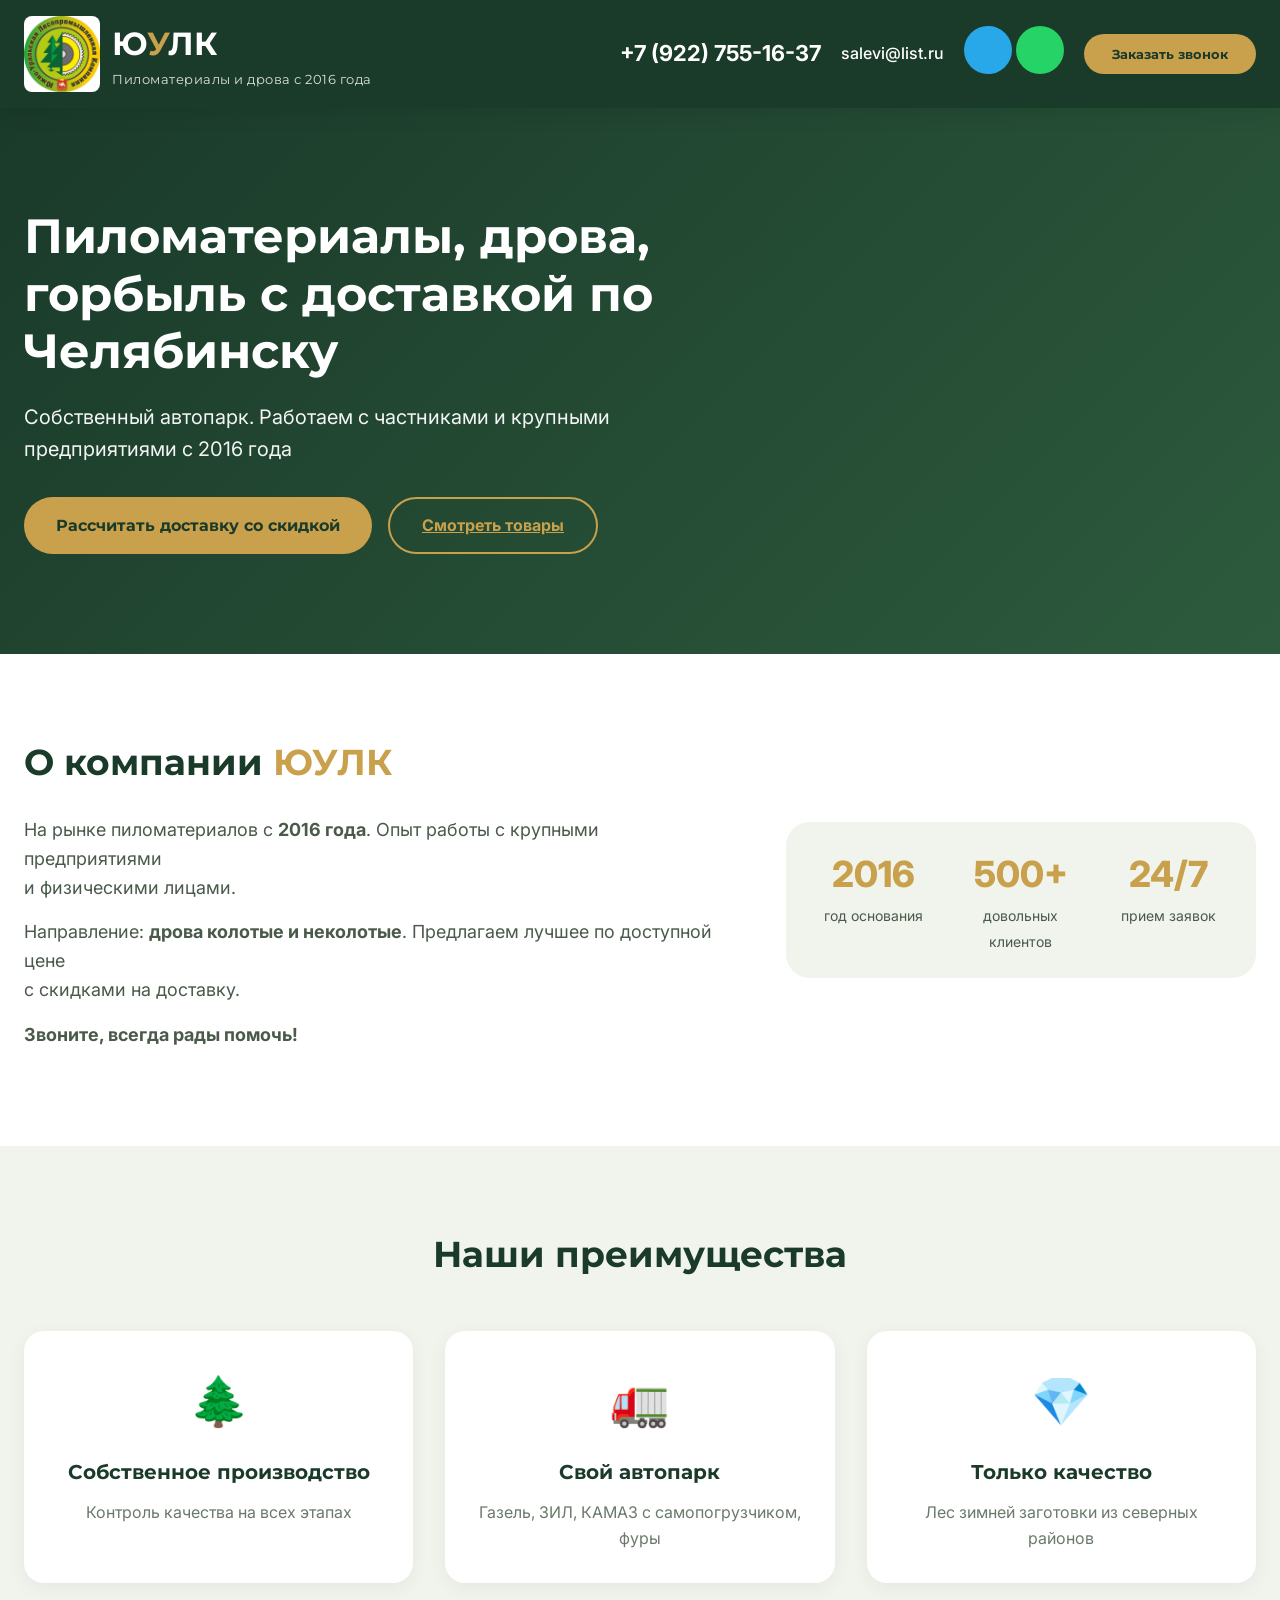
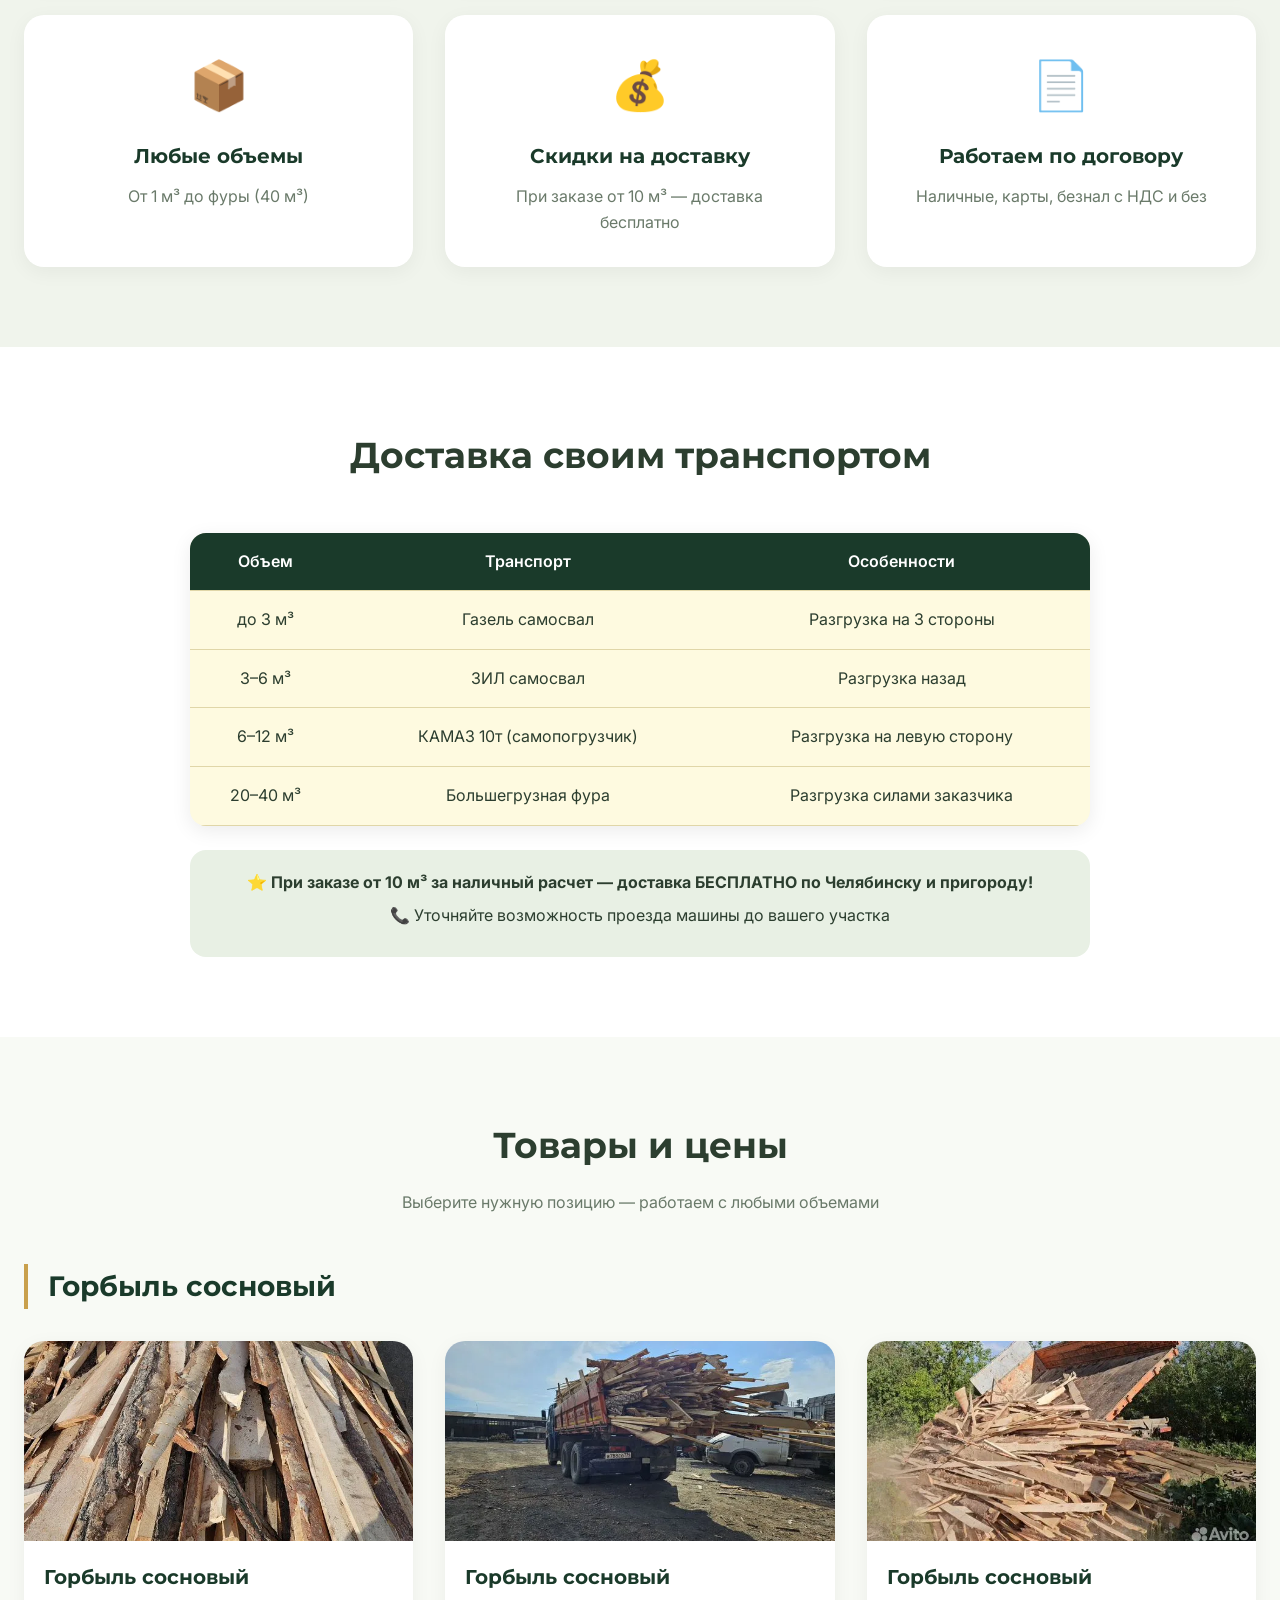
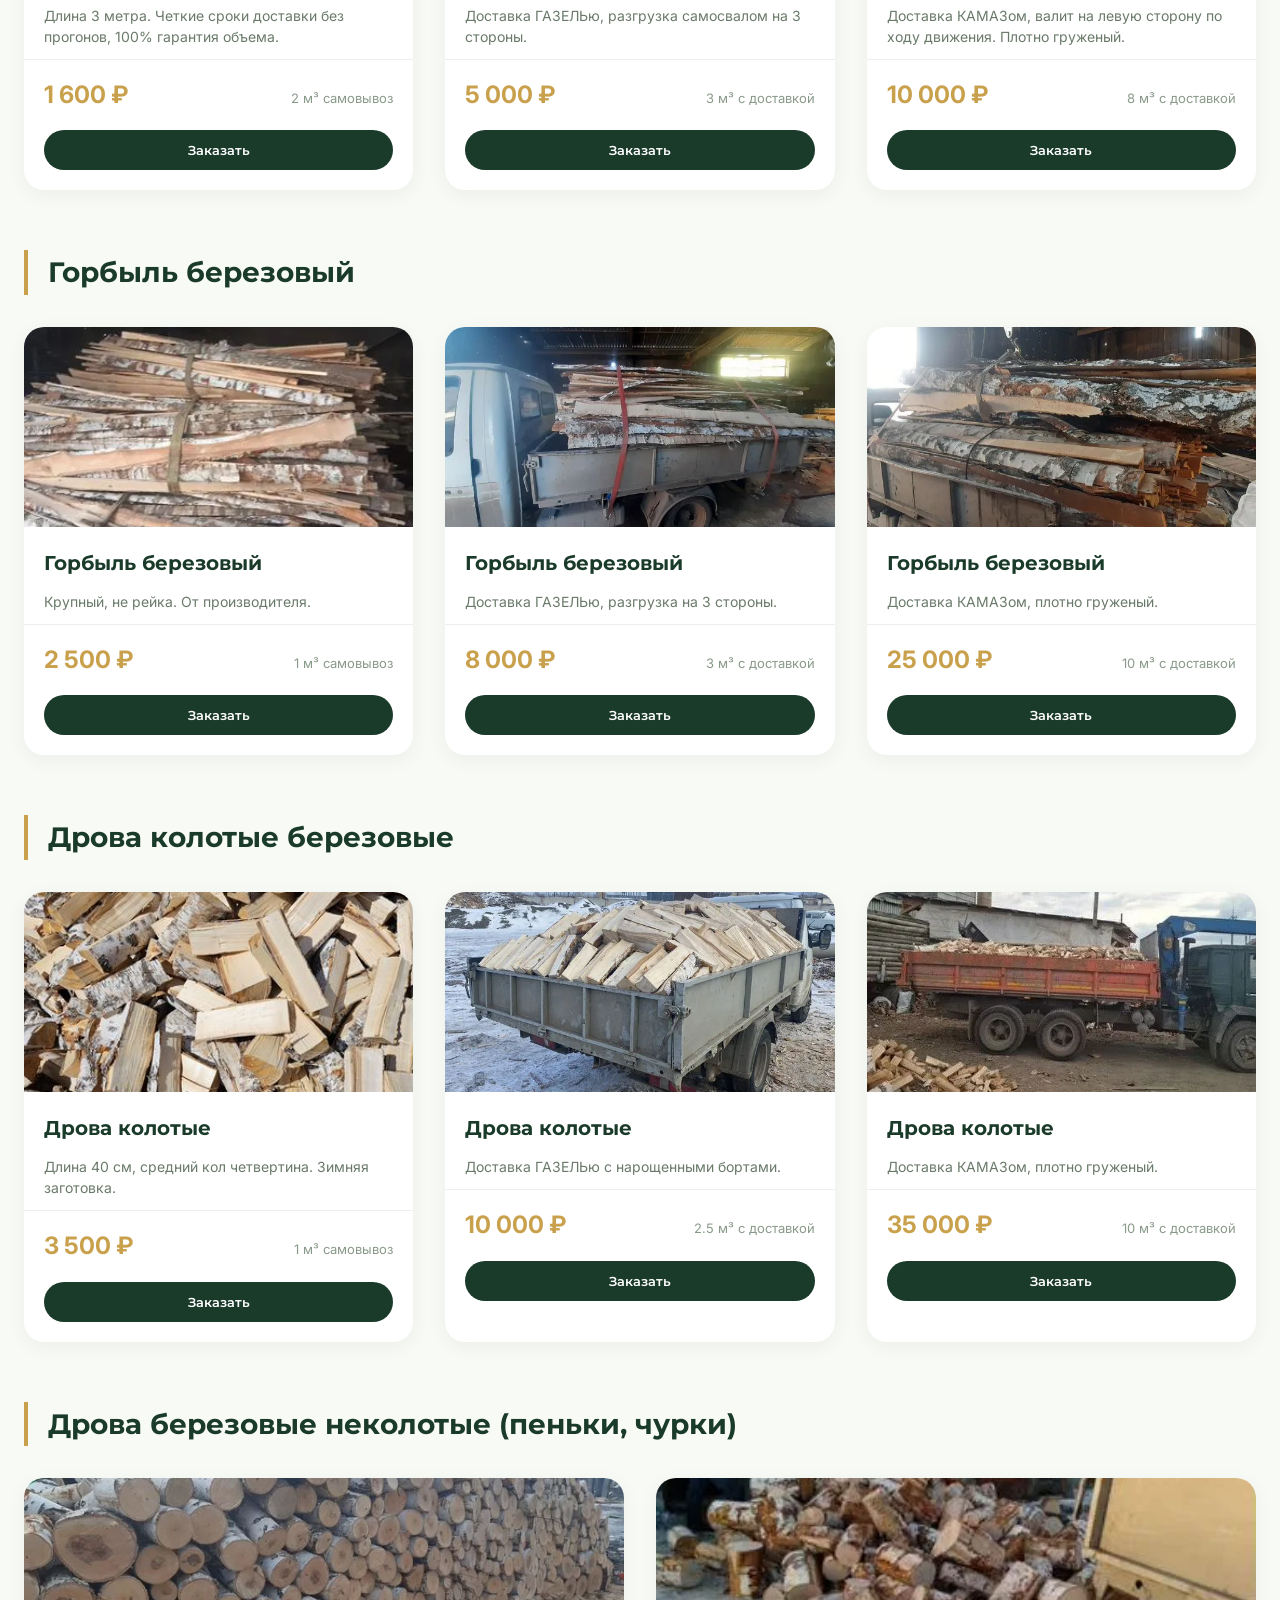
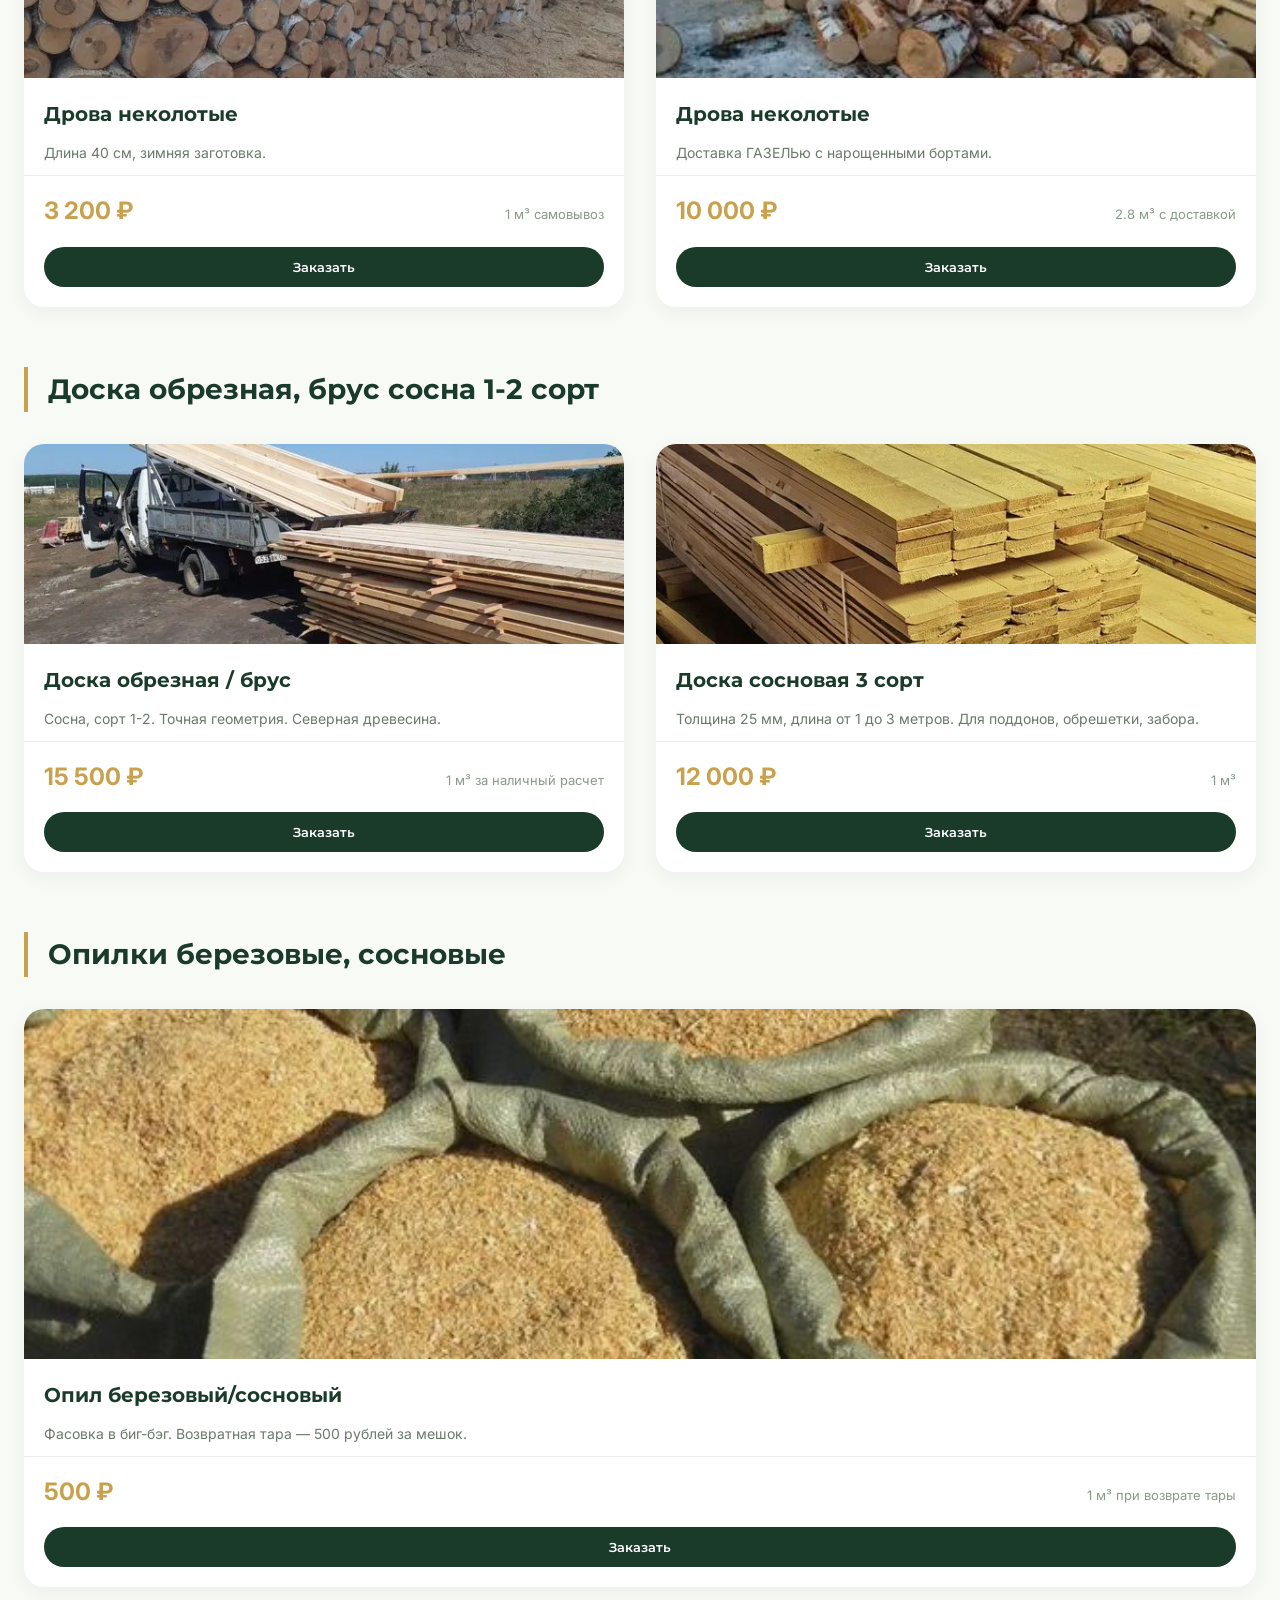
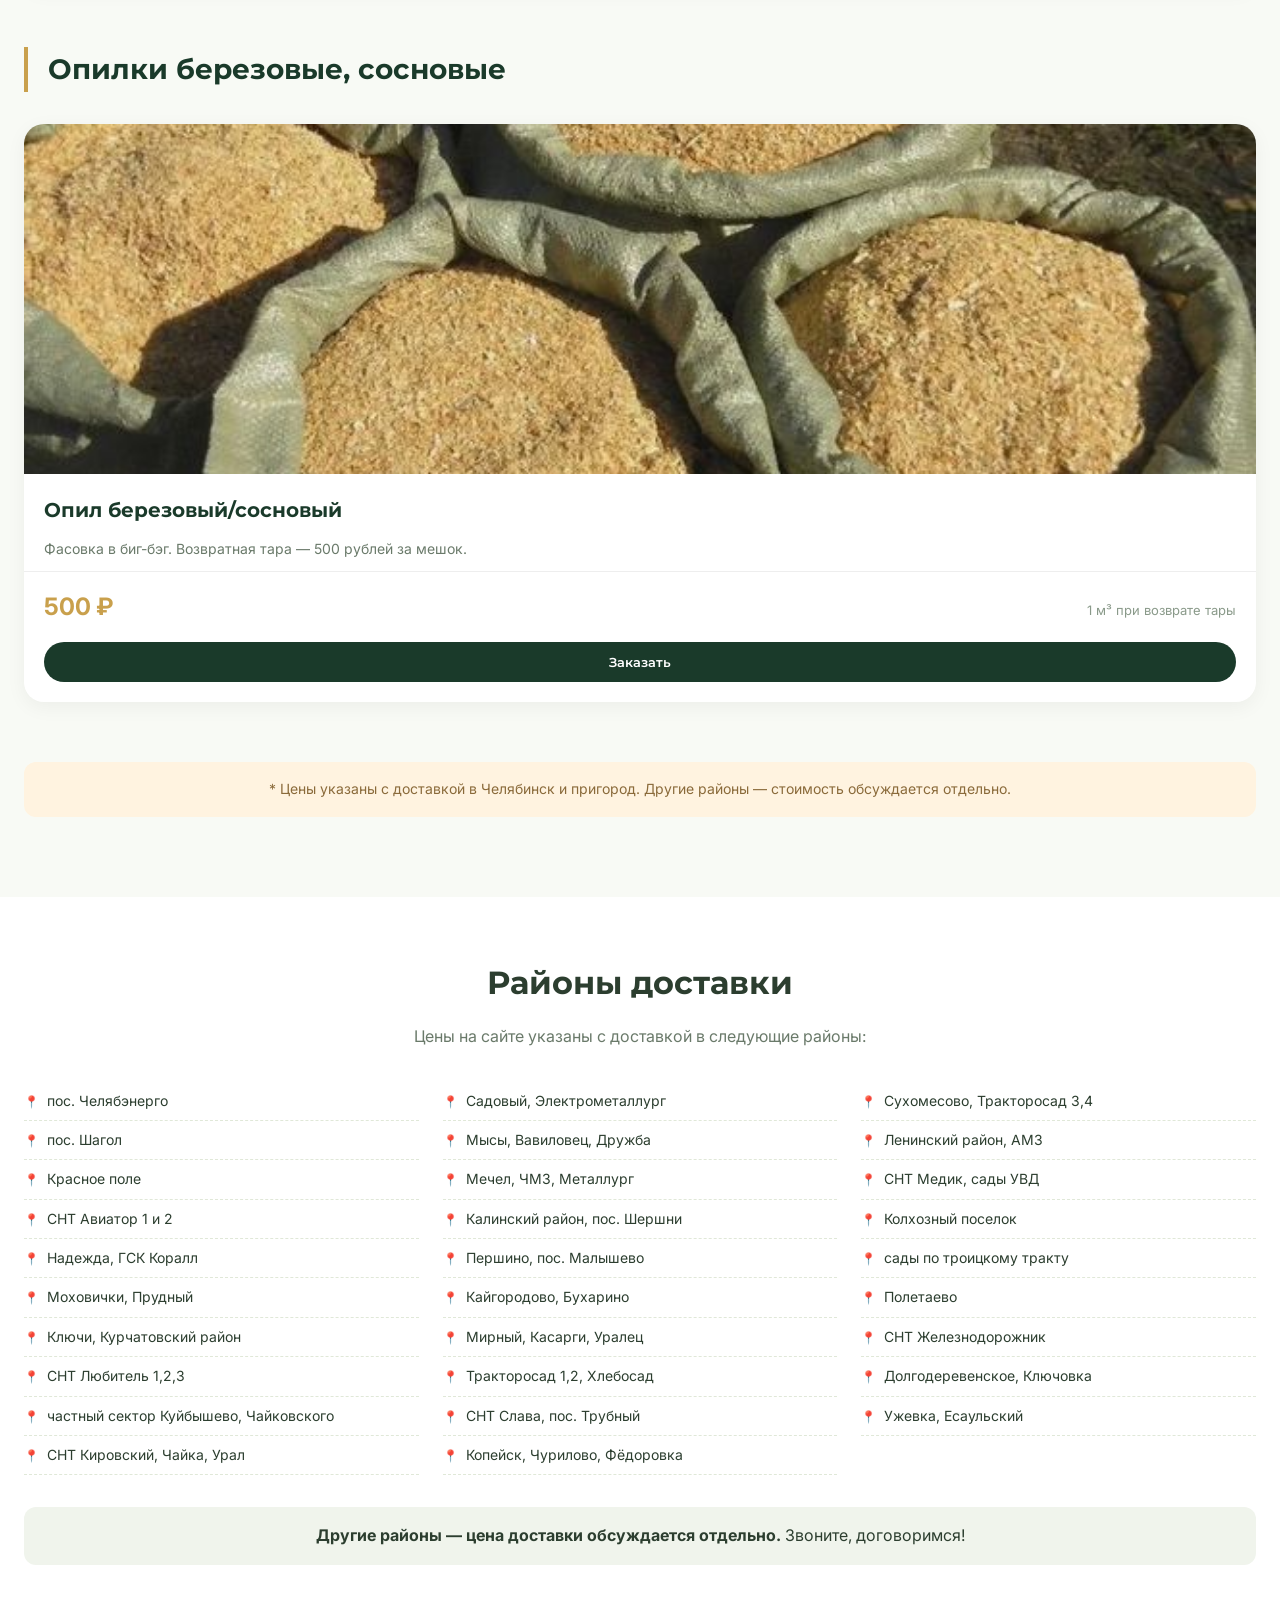
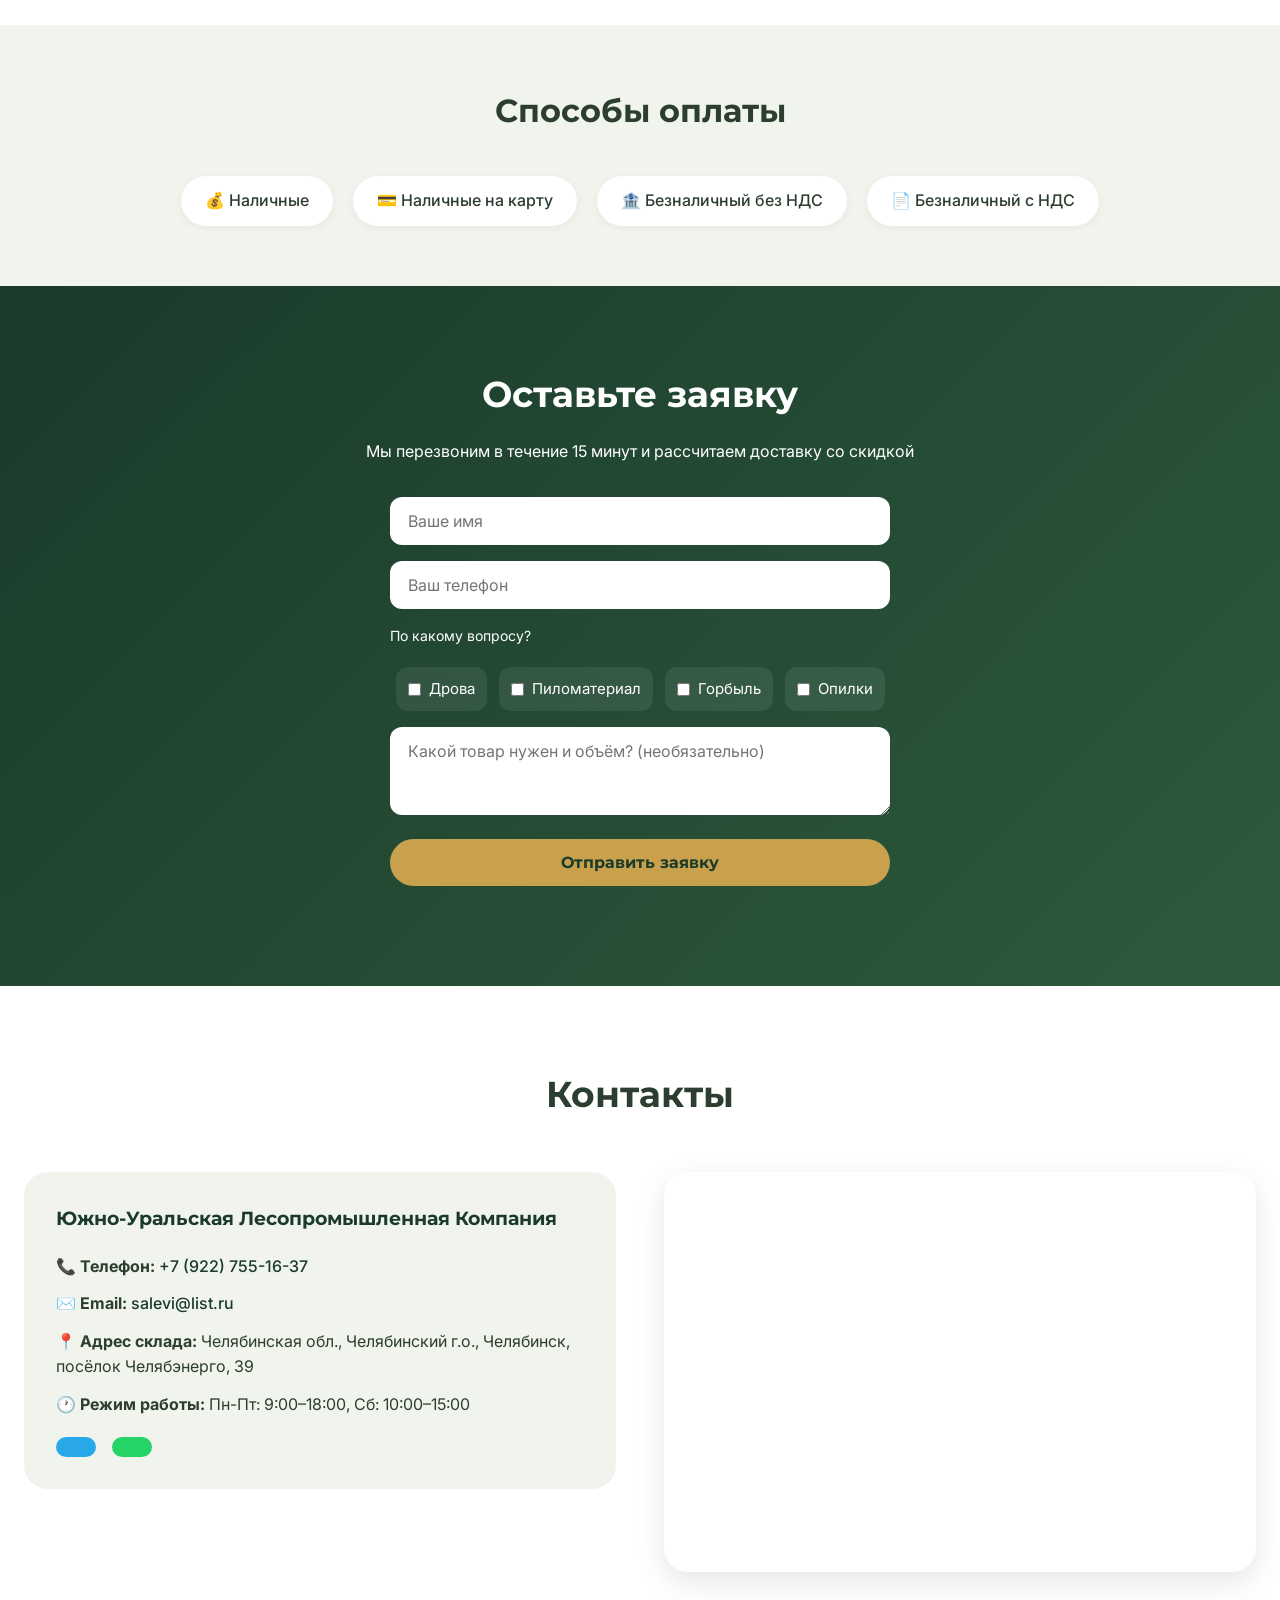
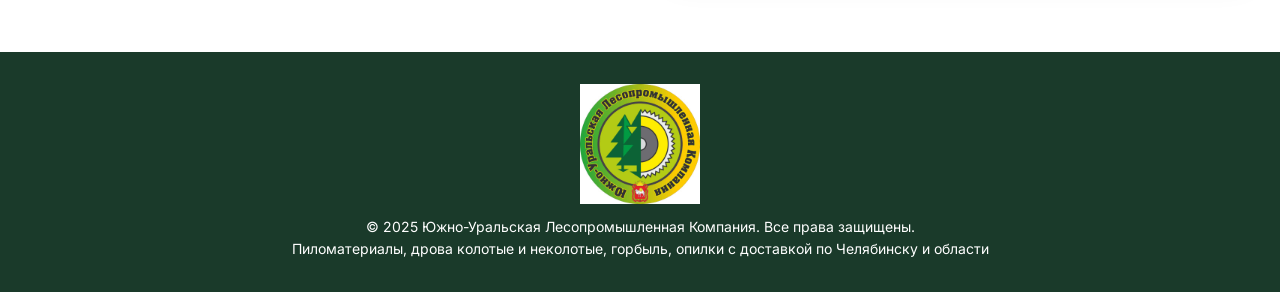
<file: index.html>
<!DOCTYPE html>
<html lang="ru">
<head>
    <meta charset="UTF-8">
    <meta name="viewport" content="width=device-width, initial-scale=1.0, viewport-fit=cover">
    
    <!-- SEO мета-теги -->
    <title>ЮУЛК | Пиломатериалы, дрова, горбыль, опилки с доставкой Челябинск</title>
    <meta name="description" content="Пиломатериалы, дрова колотые и неколотые, горбыль сосновый и березовый, опилки. Доставка по Челябинску и области. Собственный автопарк. Работаем с 2007 года.">
    <meta name="keywords" content="пиломатериалы челябинск, дрова челябинск, горбыль, доска обрезная, брус, опилки, доставка пиломатериалов">
    <meta name="author" content="Южно-Уральская Лесопромышленная Компания">
    <meta name="robots" content="index, follow">
    
    <!-- Open Graph для соцсетей -->
    <meta property="og:title" content="ЮУЛК | Пиломатериалы и дрова с доставкой">
    <meta property="og:description" content="Качественные пиломатериалы, дрова, горбыль. Доставка по Челябинску и области. Свои машины с самопогрузчиком.">
    <meta property="og:type" content="website">
    <meta property="og:url" content="https://uulk74.ru">
    <meta property="og:image" content="https://uulk74.ru/img/og-image.jpg">
    
    <!-- Canonical -->
    <link rel="canonical" href="https://uulk74.ru">
    
    <!-- Favicon -->
    <link rel="icon" type="image/x-icon" href="img/logo.jpg">
    
    <!-- Шрифты -->
    <link href="https://fonts.googleapis.com/css2?family=Inter:opsz,wght@14..32,300;14..32,400;14..32,500;14..32,600;14..32,700&family=Montserrat:wght@400;500;600;700&display=swap" rel="stylesheet">
    
    <!-- CSS -->
    <link rel="stylesheet" href="style.css">
    
    <!-- Schema.org разметка -->
    <script type="application/ld+json">
    {
        "@context": "https://schema.org",
        "@type": "LocalBusiness",
        "name": "Южно-Уральская Лесопромышленная Компания",
        "image": "https://uulk74.ru/logo.jpg",
        "address": {
            "@type": "PostalAddress",
            "addressLocality": "Челябинск",
            "addressRegion": "Челябинская область",
            "addressCountry": "RU"
        },
        "telephone": "+79227551637",
        "priceRange": "₽500-₽35000",
        "openingHours": "Пн-Пт 09:00-18:00, Сб 10:00-15:00",
        "description": "Производство и продажа пиломатериалов, дров, горбыля, опилок с доставкой по Челябинску и области"
    }
    </script>
</head>
<body>

    <!-- Шапка -->
    <header class="header">
        <div class="container">
            <div class="header-content">
                <div class="logo">
                    <img src="img/logo.jpg" alt="ЮУЛК" class="site-logo">
                    <div class="logo-text">
                        <h1>Ю<span>У</span>ЛК</h1>
                        <p>Пиломатериалы и дрова с 2016 года</p>
                    </div>
                </div>
                <div class="header-contacts">
                    <a href="tel:+79227551637" class="phone">+7 (922) 755-16-37</a>
                    <a href="mailto:salevi@list.ru" class="email">salevi@list.ru</a>
                    <div class="messengers">
                        <a href="https://t.me/yuulk" target="_blank" class="messenger-link tg" aria-label="Telegram"></a>
                        <a href="https://wa.me/79227551637" target="_blank" class="messenger-link max" aria-label="WhatsApp"></a>
                    </div>
                    <button class="callback-btn" id="openFormBtn">Заказать звонок</button>
                </div>
            </div>
        </div>
    </header>

    <main>
        <!-- Герой секция -->
        <section class="hero">
            <div class="container">
                <div class="hero-content">
                    <h1>Пиломатериалы, дрова, горбыль с доставкой по Челябинску</h1>
                    <p>Собственный автопарк. Работаем с частниками и крупными предприятиями с 2016 года</p>
                    <div class="hero-buttons">
                        <button class="hero-btn" id="heroFormBtn">Рассчитать доставку со скидкой</button>
                        <a href="#products" class="hero-btn secondary">Смотреть товары</a>
                    </div>
                </div>
            </div>
        </section>

        <!-- О компании -->
        <section class="about">
            <div class="container">
                <div class="about-grid">
                    <div class="about-text">
                        <h2>О компании <span class="accent">ЮУЛК</span></h2>
                        <p>На рынке пиломатериалов с <strong>2016 года</strong>. Опыт работы с крупными предприятиями <br>и физическими лицами.</p>
                        <p>Направление: <strong>дрова колотые и неколотые</strong>. Предлагаем лучшее по доступной цене <br>с скидками на доставку.</p>
                        <p><strong>Звоните, всегда рады помочь!</strong></p>
                    </div>
                    <div class="about-stats">
                        <div class="stat">
                            <span class="stat-number">2016</span>
                            <span class="stat-label">год основания</span>
                        </div>
                        <div class="stat">
                            <span class="stat-number">500+</span>
                            <span class="stat-label">довольных клиентов</span>
                        </div>
                        <div class="stat">
                            <span class="stat-number">24/7</span>
                            <span class="stat-label">прием заявок</span>
                        </div>
                    </div>
                </div>
            </div>
        </section>

        <!-- Преимущества -->
        <section class="advantages">
            <div class="container">
                <h2>Наши преимущества</h2>
                <div class="advantages-grid">
                    <div class="advantage-item">
                        <div class="advantage-icon">🌲</div>
                        <h3>Собственное производство</h3>
                        <p>Контроль качества на всех этапах</p>
                    </div>
                    <div class="advantage-item">
                        <div class="advantage-icon">🚛</div>
                        <h3>Свой автопарк</h3>
                        <p>Газель, ЗИЛ, КАМАЗ с самопогрузчиком, фуры</p>
                    </div>
                    <div class="advantage-item">
                        <div class="advantage-icon">💎</div>
                        <h3>Только качество</h3>
                        <p>Лес зимней заготовки из северных районов</p>
                    </div>
                    <div class="advantage-item">
                        <div class="advantage-icon">📦</div>
                        <h3>Любые объемы</h3>
                        <p>От 1 м³ до фуры (40 м³)</p>
                    </div>
                    <div class="advantage-item">
                        <div class="advantage-icon">💰</div>
                        <h3>Скидки на доставку</h3>
                        <p>При заказе от 10 м³ — доставка бесплатно</p>
                    </div>
                    <div class="advantage-item">
                        <div class="advantage-icon">📄</div>
                        <h3>Работаем по договору</h3>
                        <p>Наличные, карты, безнал с НДС и без</p>
                    </div>
                </div>
            </div>
        </section>

        <!-- Таблица доставки -->
        <section class="delivery">
            <div class="container">
                <h2>Доставка своим транспортом</h2>
                <div class="delivery-wrapper">
                    <table class="delivery-table">
                        <thead>
                            <tr><th>Объем</th><th>Транспорт</th><th>Особенности</th></tr>
                        </thead>
                        <tbody>
                            <tr><td>до 3 м³</td><td>Газель самосвал</td><td>Разгрузка на 3 стороны</td></tr>
                            <tr><td>3–6 м³</td><td>ЗИЛ самосвал</td><td>Разгрузка назад</td></tr>
                            <tr><td>6–12 м³</td><td>КАМАЗ 10т (самопогрузчик)</td><td>Разгрузка на левую сторону</td></tr>
                            <tr><td>20–40 м³</td><td>Большегрузная фура</td><td>Разгрузка силами заказчика</td></tr>
                        </tbody>
                    </table>
                    <div class="delivery-note">
                        <p>⭐ <strong>При заказе от 10 м³ за наличный расчет — доставка БЕСПЛАТНО по Челябинску и пригороду!</strong></p>
                        <p>📞 Уточняйте возможность проезда машины до вашего участка</p>
                    </div>
                </div>
            </div>
        </section>

        <!-- Товары -->
        <section class="products" id="products">
            <div class="container">
                <h2>Товары и цены</h2>
                <p class="products-subtitle">Выберите нужную позицию — работаем с любыми объемами</p>
                
                <!-- Горбыль сосновый -->
                <div class="product-category">
                    <h3>Горбыль сосновый</h3>
                    <div class="products-grid">
                        <div class="product-card">
                            <div class="product-image-placeholder">
                                <img src="img/gorbyl-sosna-1.jpg" alt="Горбыль сосновый 2 м³">
                            </div>
                            <h4>Горбыль сосновый</h4>
                            <p class="product-desc">Длина 3 метра. Четкие сроки доставки без прогонов, 100% гарантия объема.</p>
                            <div class="product-price">
                                <span class="price-value">1 600 ₽</span>
                                <span class="price-note">2 м³ самовывоз</span>
                            </div>
                            <button class="product-btn" data-product="Горбыль сосновый 2м³">Заказать</button>
                        </div>
                        <div class="product-card">
                            <div class="product-image-placeholder">
                                <img src="img/gorbyl-sosna-2.jpg" alt="Горбыль сосновый 3 м³">
                            </div>
                            <h4>Горбыль сосновый</h4>
                            <p class="product-desc">Доставка ГАЗЕЛЬю, разгрузка самосвалом на 3 стороны.</p>
                            <div class="product-price">
                                <span class="price-value">5 000 ₽</span>
                                <span class="price-note">3 м³ с доставкой</span>
                            </div>
                            <button class="product-btn" data-product="Горбыль сосновый 3м³ с доставкой">Заказать</button>
                        </div>
                        <div class="product-card">
                            <div class="product-image-placeholder">
                                <img src="img/gorbyl-sosna-3.jpg" alt="Горбыль сосновый 8 м³">
                            </div>
                            <h4>Горбыль сосновый</h4>
                            <p class="product-desc">Доставка КАМАЗом, валит на левую сторону по ходу движения. Плотно груженый.</p>
                            <div class="product-price">
                                <span class="price-value">10 000 ₽</span>
                                <span class="price-note">8 м³ с доставкой</span>
                            </div>
                            <button class="product-btn" data-product="Горбыль сосновый 8м³ с доставкой">Заказать</button>
                        </div>
                    </div>
                </div>

                <!-- Горбыль березовый -->
                <div class="product-category">
                    <h3>Горбыль березовый</h3>
                    <div class="products-grid">
                        <div class="product-card">
                            <div class="product-image-placeholder">
                                <img src="img/gorbyl-bereza-1.jpg" alt="Горбыль березовый 1 м³">
                            </div>
                            <h4>Горбыль березовый</h4>
                            <p class="product-desc">Крупный, не рейка. От производителя.</p>
                            <div class="product-price">
                                <span class="price-value">2 500 ₽</span>
                                <span class="price-note">1 м³ самовывоз</span>
                            </div>
                            <button class="product-btn" data-product="Горбыль березовый 1м³">Заказать</button>
                        </div>
                        <div class="product-card">
                            <div class="product-image-placeholder">
                                <img src="img/gorbyl-bereza-2.jpg" alt="Горбыль березовый 3 м³">
                            </div>
                            <h4>Горбыль березовый</h4>
                            <p class="product-desc">Доставка ГАЗЕЛЬю, разгрузка на 3 стороны.</p>
                            <div class="product-price">
                                <span class="price-value">8 000 ₽</span>
                                <span class="price-note">3 м³ с доставкой</span>
                            </div>
                            <button class="product-btn" data-product="Горбыль березовый 3м³ с доставкой">Заказать</button>
                        </div>
                        <div class="product-card">
                            <div class="product-image-placeholder">
                                <img src="img/gorbyl-bereza-3.jpg" alt="Горбыль березовый 10 м³">
                            </div>
                            <h4>Горбыль березовый</h4>
                            <p class="product-desc">Доставка КАМАЗом, плотно груженый.</p>
                            <div class="product-price">
                                <span class="price-value">25 000 ₽</span>
                                <span class="price-note">10 м³ с доставкой</span>
                            </div>
                            <button class="product-btn" data-product="Горбыль березовый 10м³ с доставкой">Заказать</button>
                        </div>
                    </div>
                </div>

                <!-- Дрова колотые -->
                <div class="product-category">
                    <h3>Дрова колотые березовые</h3>
                    <div class="products-grid">
                        <div class="product-card">
                            <div class="product-image-placeholder">
                                <img src="img/drova-kolotye-1.jpg" alt="Дрова колотые 1 м³">
                            </div>
                            <h4>Дрова колотые</h4>
                            <p class="product-desc">Длина 40 см, средний кол четвертина. Зимняя заготовка.</p>
                            <div class="product-price">
                                <span class="price-value">3 500 ₽</span>
                                <span class="price-note">1 м³ самовывоз</span>
                            </div>
                            <button class="product-btn" data-product="Дрова колотые 1м³">Заказать</button>
                        </div>
                        <div class="product-card">
                            <div class="product-image-placeholder">
                                <img src="img/drova-kolotye-2.jpg" alt="Дрова колотые 2.5 м³">
                            </div>
                            <h4>Дрова колотые</h4>
                            <p class="product-desc">Доставка ГАЗЕЛЬю с нарощенными бортами.</p>
                            <div class="product-price">
                                <span class="price-value">10 000 ₽</span>
                                <span class="price-note">2.5 м³ с доставкой</span>
                            </div>
                            <button class="product-btn" data-product="Дрова колотые 2.5м³ с доставкой">Заказать</button>
                        </div>
                        <div class="product-card">
                            <div class="product-image-placeholder">
                                <img src="img/drova-kolotye-3.jpg" alt="Дрова колотые 10 м³">
                            </div>
                            <h4>Дрова колотые</h4>
                            <p class="product-desc">Доставка КАМАЗом, плотно груженый.</p>
                            <div class="product-price">
                                <span class="price-value">35 000 ₽</span>
                                <span class="price-note">10 м³ с доставкой</span>
                            </div>
                            <button class="product-btn" data-product="Дрова колотые 10м³ с доставкой">Заказать</button>
                        </div>
                    </div>
                </div>

                <!-- Дрова неколотые -->
                <div class="product-category">
                    <h3>Дрова березовые неколотые (пеньки, чурки)</h3>
                    <div class="products-grid">
                        <div class="product-card">
                            <div class="product-image-placeholder">
                                <img src="img/drova-nekolotye-1.jpg" alt="Дрова неколотые">
                            </div>
                            <h4>Дрова неколотые</h4>
                            <p class="product-desc">Длина 40 см, зимняя заготовка.</p>
                            <div class="product-price">
                                <span class="price-value">3 200 ₽</span>
                                <span class="price-note">1 м³ самовывоз</span>
                            </div>
                            <button class="product-btn" data-product="Дрова неколотые 1м³">Заказать</button>
                        </div>
                        <div class="product-card">
                            <div class="product-image-placeholder">
                                <img src="img/drova-nekolotye-2.jpg" alt="Дрова неколотые">
                            </div>
                            <h4>Дрова неколотые</h4>
                            <p class="product-desc">Доставка ГАЗЕЛЬю с нарощенными бортами.</p>
                            <div class="product-price">
                                <span class="price-value">10 000 ₽</span>
                                <span class="price-note">2.8 м³ с доставкой</span>
                            </div>
                            <button class="product-btn" data-product="Дрова неколотые 2.8м³ с доставкой">Заказать</button>
                        </div>
                    </div>
                </div>

                <!-- Доска обрезная / брус -->
                <div class="product-category">
                    <h3>Доска обрезная, брус сосна 1-2 сорт</h3>
                    <div class="products-grid">
                        <div class="product-card">
                            <div class="product-image-placeholder">
                                <img src="img/doska-obreznaya-1.jpg" alt="Доска обрезная / брус">
                            </div>
                            <h4>Доска обрезная / брус</h4>
                            <p class="product-desc">Сосна, сорт 1-2. Точная геометрия. Северная древесина.</p>
                            <div class="product-price">
                                <span class="price-value">15 500 ₽</span>
                                <span class="price-note">1 м³ за наличный расчет</span>
                            </div>
                            <button class="product-btn" data-product="Доска обрезная/брус 1м³">Заказать</button>
                        </div>
                        <div class="product-card">
                            <div class="product-image-placeholder">
                                <img src="img/doska-obreznaya-2.jpg" alt="Доска сосновая 3 сорт">
                            </div>
                            <h4>Доска сосновая 3 сорт</h4>
                            <p class="product-desc">Толщина 25 мм, длина от 1 до 3 метров. Для поддонов, обрешетки, забора.</p>
                            <div class="product-price">
                                <span class="price-value">12 000 ₽</span>
                                <span class="price-note">1 м³</span>
                            </div>
                            <button class="product-btn" data-product="Доска сосновая 3 сорт 1м³">Заказать</button>
                        </div>
                    </div>
                </div>

                <!-- березовые доски -->
                <div class="product-category">
                    <h3>Опилки березовые, сосновые</h3>
                    <div class="products-grid">
                        <div class="product-card">
                            <div class="product-image-placeholder">
                                <img class="img-placeholder" src="img/opilki-1.jpg" alt="Опилки березовые/сосновые в биг-бэге">
                            </div>
                            <h4 id="opilki-title">Опил березовый/сосновый</h4>
                            <p class="product-desc">Фасовка в биг-бэг. Возвратная тара — 500 рублей за мешок.</p>
                            <div class="product-price">
                                <span class="price-value">500 ₽</span>
                                <span class="price-note">1 м³ при возврате тары</span>
                            </div>
                            <button class="product-btn" data-product="Опил в биг-бэге">Заказать</button>
                        </div>
                    </div>
                </div>

                <!-- Опилки -->
                <div class="product-category">
                    <h3>Опилки березовые, сосновые</h3>
                    <div class="products-grid">
                        <div class="product-card">
                            <div class="product-image-placeholder">
                                <img class="img-placeholder" src="img/opilki-1.jpg" alt="Опилки березовые/сосновые в биг-бэге">
                            </div>
                            <h4 id="opilki-title">Опил березовый/сосновый</h4>
                            <p class="product-desc">Фасовка в биг-бэг. Возвратная тара — 500 рублей за мешок.</p>
                            <div class="product-price">
                                <span class="price-value">500 ₽</span>
                                <span class="price-note">1 м³ при возврате тары</span>
                            </div>
                            <button class="product-btn" data-product="Опил в биг-бэге">Заказать</button>
                        </div>
                    </div>
                </div>

                <p class="products-note">* Цены указаны с доставкой в Челябинск и пригород. Другие районы — стоимость обсуждается отдельно.</p>
            </div>
        </section>

        <!-- Зоны доставки -->
        <section class="delivery-zones">
            <div class="container">
                <h2>Районы доставки</h2>
                <p class="subtitle">Цены на сайте указаны с доставкой в следующие районы:</p>
                <div class="zones-grid">
                    <div class="zone-column">
                        <ul>
                            <li>пос. Челябэнерго</li>
                            <li>пос. Шагол</li>
                            <li>Красное поле</li>
                            <li>СНТ Авиатор 1 и 2</li>
                            <li>Надежда, ГСК Коралл</li>
                            <li>Моховички, Прудный</li>
                            <li>Ключи, Курчатовский район</li>
                            <li>СНТ Любитель 1,2,3</li>
                            <li>частный сектор Куйбышево, Чайковского</li>
                            <li>СНТ Кировский, Чайка, Урал</li>
                        </ul>
                    </div>
                    <div class="zone-column">
                        <ul>
                            <li>Садовый, Электрометаллург</li>
                            <li>Мысы, Вавиловец, Дружба</li>
                            <li>Мечел, ЧМЗ, Металлург</li>
                            <li>Калинский район, пос. Шершни</li>
                            <li>Першино, пос. Малышево</li>
                            <li>Кайгородово, Бухарино</li>
                            <li>Мирный, Касарги, Уралец</li>
                            <li>Тракторосад 1,2, Хлебосад</li>
                            <li>СНТ Слава, пос. Трубный</li>
                            <li>Копейск, Чурилово, Фёдоровка</li>
                        </ul>
                    </div>
                    <div class="zone-column">
                        <ul>
                            <li>Сухомесово, Тракторосад 3,4</li>
                            <li>Ленинский район, АМЗ</li>
                            <li>СНТ Медик, сады УВД</li>
                            <li>Колхозный поселок</li>
                            <li>сады по троицкому тракту</li>
                            <li>Полетаево</li>
                            <li>СНТ Железнодорожник</li>
                            <li>Долгодеревенское, Ключовка</li>
                            <li>Ужевка, Есаульский</li>
                        </ul>
                    </div>
                </div>
                <p class="zones-note"><strong>Другие районы — цена доставки обсуждается отдельно.</strong> Звоните, договоримся!</p>
            </div>
        </section>

        <!-- Оплата -->
        <section class="payment">
            <div class="container">
                <h2>Способы оплаты</h2>
                <div class="payment-methods">
                    <div class="payment-item">💰 Наличные</div>
                    <div class="payment-item">💳 Наличные на карту</div>
                    <div class="payment-item">🏦 Безналичный без НДС</div>
                    <div class="payment-item">📄 Безналичный с НДС</div>
                </div>
            </div>
        </section>

        <!-- Форма обратной связи -->
        <section class="callback-form" id="formSection">
            <div class="container">
                <h2>Оставьте заявку</h2>
                <p>Мы перезвоним в течение 15 минут и рассчитаем доставку со скидкой</p>
                <form id="contactForm" class="feedback-form">
                    <div class="form-group">
                        <input type="text" name="name" placeholder="Ваше имя" required>
                    </div>
                    <div class="form-group">
                        <input type="tel" name="phone" placeholder="Ваш телефон" required>
                    </div>
                    <div class="form-group form-topic-group">
                        <p>По какому вопросу?</p>
                        <label><input type="checkbox" name="topic[]" value="Дрова"> Дрова</label>
                        <label><input type="checkbox" name="topic[]" value="Пиломатериал"> Пиломатериал</label>
                        <label><input type="checkbox" name="topic[]" value="Горбыль"> Горбыль</label>
                        <label><input type="checkbox" name="topic[]" value="Опилки"> Опилки</label>
                    </div>
                    <div class="form-group">
                        <textarea name="message" placeholder="Какой товар нужен и объём? (необязательно)" rows="3"></textarea>
                    </div>
                    <button type="submit" class="submit-btn">Отправить заявку</button>
                </form>
                <div id="formMessage" class="form-message"></div>
            </div>
        </section>

        <!-- Контакты и карта -->
        <section class="contacts">
            <div class="container">
                <h2>Контакты</h2>
                <div class="contacts-wrapper">
                    <div class="contacts-info">
                        <div class="contact-card">
                            <h3>Южно-Уральская Лесопромышленная Компания</h3>
                            <p><strong>📞 Телефон:</strong> <a href="tel:+79227551637">+7 (922) 755-16-37</a></p>
                            <p><strong>✉️ Email:</strong> <a href="mailto:selavi@list.ru">salevi@list.ru</a></p>
                            <p><strong>📍 Адрес склада:</strong> Челябинская обл., Челябинский г.о., Челябинск, посёлок Челябэнерго, 39</p>
                            <p><strong>🕐 Режим работы:</strong> Пн-Пт: 9:00–18:00, Сб: 10:00–15:00</p>
                            <div class="messengers-big">
                                <a href="https://t.me/yuulk" target="_blank" class="messenger-link tg"></a>
                                <a href="https://wa.me/79227551637" target="_blank" class="messenger-link max" aria-label="WhatsApp"></a>
                            </div>
                        </div>
                    </div>
                    <div class="map-container">
                        <script type="text/javascript" charset="utf-8" async src="https://api-maps.yandex.ru/services/constructor/1.0/js/?um=constructor%3Af5fbf872f2716a8ff2675b8fc1f98a7d3f082d6b94c7efab917ac4a034b36b35&amp;width=100%25&amp;height=400&amp;lang=ru_RU&amp;scroll=true"></script>
                    </div>
                </div>
            </div>
        </section>
    </main>

    <footer class="footer">
        <div class="container">
            <img src="img/logo.jpg" alt="ЮУЛК" class="footer-logo">
            <p>© 2025 Южно-Уральская Лесопромышленная Компания. Все права защищены.</p>
            <p>Пиломатериалы, дрова колотые и неколотые, горбыль, опилки с доставкой по Челябинску и области</p>
        </div>
    </footer>

    <!-- Модальное окно -->
    <div id="modalForm" class="modal">
        <div class="modal-content">
            <span class="close">&times;</span>
            <h3>Быстрая заявка</h3>
            <p>Введите номер телефона — мы перезвоним через 5 минут</p>
            <form id="modalContactForm">
                <input type="text" name="name" placeholder="Ваше имя" required>
                <input type="tel" name="phone" placeholder="Ваш телефон" required>
                <div class="form-group form-topic-group">
                    <p>По какому вопросу?</p>
                    <label><input type="checkbox" name="topic[]" value="Дрова"> Дрова</label>
                    <label><input type="checkbox" name="topic[]" value="Пиломатериал"> Пиломатериал</label>
                    <label><input type="checkbox" name="topic[]" value="Горбыль"> Горбыль</label>
                    <label><input type="checkbox" name="topic[]" value="Опилки"> Опилки</label>
                </div>
                <input type="hidden" name="product" id="modalProduct">
                <button type="submit" class="submit-btn">Перезвоните мне</button>
            </form>
        </div>
    </div>

    <script src="script.js"></script>
</body>
</html>
</file>
<file: style.css>
* {
    margin: 0;
    padding: 0;
    box-sizing: border-box;
}

html {
    scroll-behavior: smooth;
}

body {
    font-family: 'Inter', sans-serif;
    line-height: 1.6;
    color: #2c3e2f;
    background: #f8faf5;
}

.container {
    max-width: 1280px;
    margin: 0 auto;
    padding: 0 24px;
}

h1, h2, h3, h4, .logo, button {
    font-family: 'Montserrat', sans-serif;
}

/* ========== АНИМАЦИИ ========== */
@keyframes fadeInUp {
    from {
        opacity: 0;
        transform: translateY(30px);
    }
    to {
        opacity: 1;
        transform: translateY(0);
    }
}

@keyframes fadeInLeft {
    from {
        opacity: 0;
        transform: translateX(-30px);
    }
    to {
        opacity: 1;
        transform: translateX(0);
    }
}

@keyframes pulse {
    0%, 100% { transform: scale(1); }
    50% { transform: scale(1.05); }
}

.animate-fade-up {
    animation: fadeInUp 0.6s ease forwards;
}

.animate-fade-left {
    animation: fadeInLeft 0.6s ease forwards;
}

/* ========== HEADER ========== */
.header {
    background: #1a3a2a;
    color: white;
    padding: 16px 0;
    position: sticky;
    top: 0;
    z-index: 100;
    box-shadow: 0 4px 20px rgba(0,0,0,0.1);
}

.header-content {
    display: flex;
    justify-content: space-between;
    align-items: center;
    flex-wrap: wrap;
    gap: 20px;
}

.logo h1 {
    font-size: 32px;
    font-weight: 700;
    letter-spacing: -0.5px;
}

.logo h1 span {
    color: #c9a04c;
}

.logo p {
    font-size: 13px;
    opacity: 0.85;
    letter-spacing: 0.5px;
}

/* Logo images */
.logo {
    display: flex;
    align-items: center;
    gap: 12px;
}

.site-logo {
    width: 76px;
    height: auto;
    border-radius: 8px;
    display: inline-block;
}

.logo-text h1 {
    margin: 0;
}

.footer-logo {
    width: 120px;
    height: auto;
    display: block;
    margin: 0 auto 12px;
}

.header-contacts {
    display: flex;
    align-items: center;
    gap: 20px;
    flex-wrap: wrap;
}

.phone {
    color: white;
    text-decoration: none;
    font-size: 22px;
    font-weight: 700;
    transition: 0.3s;
}

.phone:hover {
    color: #c9a04c;
}

.email {
    color: white;
    text-decoration: none;
    font-size: 16px;
    font-weight: 500;
    transition: 0.3s;
}

.email:hover {
    color: #c9a04c;
}

.messenger-link {
    display: inline-grid;
    align-items: center;
    justify-content: center;
    width: 48px;
    height: 48px;
    border-radius: 50%;
    transition: 0.3s;
}

.messenger-link.tg {
    background-color: #28a8e9;
    background-image: url('https://upload.wikimedia.org/wikipedia/commons/8/82/Telegram_logo.svg');
    background-position: center;
    background-size: 55%;
    background-repeat: no-repeat;
}

.messenger-link.max {
    background-color: #25D366;
    background-image: url('https://upload.wikimedia.org/wikipedia/commons/6/6b/WhatsApp.svg');
    background-position: center;
    background-size: 55%;
    background-repeat: no-repeat;
}

.messenger-link:hover {
    transform: scale(1.1);
    opacity: 0.9;
}

.callback-btn {
    background: #c9a04c;
    color: #1a3a2a;
    border: none;
    padding: 12px 28px;
    border-radius: 40px;
    font-weight: 700;
    cursor: pointer;
    transition: 0.3s;
    font-family: 'Montserrat', sans-serif;
}

.callback-btn:hover {
    background: #b58d3a;
    transform: translateY(-2px);
    box-shadow: 0 5px 15px rgba(0,0,0,0.2);
}

/* ========== HERO ========== */
.hero {
    background: linear-gradient(135deg, #1a3a2a 0%, #2d5a3d 100%);
    color: white;
    padding: 100px 0;
    position: relative;
    overflow: hidden;
}

.hero::before {
    content: '';
    position: absolute;
    top: 0;
    left: 0;
    right: 0;
    bottom: 0;
    background: url('https://images.unsplash.com/photo-1542332213-31f873480e1f?w=1600') center/cover;
    opacity: 0.15;
    z-index: 0;
}

.hero .container {
    position: relative;
    z-index: 1;
}

.hero-content {
    max-width: 700px;
}

.hero h1 {
    font-size: 48px;
    font-weight: 700;
    margin-bottom: 20px;
    line-height: 1.2;
}

.hero p {
    font-size: 20px;
    margin-bottom: 32px;
    opacity: 0.95;
}

.hero-buttons {
    display: flex;
    gap: 16px;
    flex-wrap: wrap;
}

.hero-btn {
    background: #c9a04c;
    color: #1a3a2a;
    border: none;
    padding: 14px 32px;
    border-radius: 50px;
    font-weight: 700;
    font-size: 16px;
    cursor: pointer;
    transition: 0.3s;
}

.hero-btn:hover {
    background: #b58d3a;
    transform: translateY(-2px);
    box-shadow: 0 5px 20px rgba(0,0,0,0.2);
}

.hero-btn.secondary {
    background: transparent;
    border: 2px solid #c9a04c;
    color: #c9a04c;
}

.hero-btn.secondary:hover {
    background: #c9a04c;
    color: #1a3a2a;
}

/* ========== ABOUT ========== */
.about {
    padding: 80px 0;
    background: white;
}

.about-grid {
    display: grid;
    grid-template-columns: 1fr auto;
    gap: 48px;
    align-items: center;
}

.about-text h2 {
    font-size: 36px;
    margin-bottom: 24px;
    color: #1a3a2a;
}

.accent {
    color: #c9a04c;
}

.about-text p {
    font-size: 18px;
    margin-bottom: 16px;
    color: #4a5a4a;
    word-wrap: break-word;
    hyphens: auto;
}

.about-stats {
    display: flex;
    flex-wrap: wrap;
    gap: 20px;
    background: #f0f4ec;
    padding: 24px;
    border-radius: 24px;
    width: 100%;
}

.stat {
    flex: 1 1 120px;
    min-width: 120px;
    text-align: center;
}

.stat-number {
    display: block;
    font-size: 36px;
    font-weight: 800;
    color: #c9a04c;
}

.stat-label {
    font-size: 14px;
    color: #4a5a4a;
}

/* ========== ADVANTAGES ========== */
.advantages {
    padding: 80px 0;
    background: #f0f4ec;
}

.advantages h2 {
    text-align: center;
    font-size: 36px;
    margin-bottom: 48px;
    color: #1a3a2a;
}

.advantages-grid {
    display: grid;
    grid-template-columns: repeat(auto-fit, minmax(300px, 1fr));
    gap: 32px;
}

.advantage-item {
    background: white;
    padding: 32px;
    border-radius: 20px;
    text-align: center;
    transition: 0.3s;
    box-shadow: 0 5px 20px rgba(0,0,0,0.05);
}

.advantage-item:hover {
    transform: translateY(-8px);
    box-shadow: 0 15px 35px rgba(0,0,0,0.1);
}

.advantage-icon {
    font-size: 48px;
    margin-bottom: 16px;
}

.advantage-item h3 {
    font-size: 20px;
    margin-bottom: 12px;
    color: #1a3a2a;
}

.advantage-item p {
    color: #6a7a6a;
}

/* ========== DELIVERY ========== */
.delivery {
    padding: 80px 0;
    background: white;
}

.delivery h2 {
    text-align: center;
    font-size: 36px;
    margin-bottom: 48px;
}

.delivery-wrapper {
    max-width: 900px;
    margin: 0 auto;
}

.delivery-table {
    width: 100%;
    border-collapse: collapse;
    background: #fefae0;
    border-radius: 16px;
    overflow: hidden;
    box-shadow: 0 5px 20px rgba(0,0,0,0.08);
}

.delivery-table th, .delivery-table td {
    padding: 16px;
    text-align: center;
    border-bottom: 1px solid #e0d6a8;
}

.delivery-table th {
    background: #1a3a2a;
    color: white;
    font-weight: 600;
}

.delivery-note {
    margin-top: 24px;
    padding: 20px;
    background: #e8f0e4;
    border-radius: 16px;
    text-align: center;
}

.delivery-note p {
    margin-bottom: 8px;
}

/* ========== PRODUCTS ========== */
.products {
    padding: 80px 0;
    background: #f8faf5;
}

.products h2 {
    text-align: center;
    font-size: 36px;
    margin-bottom: 16px;
}

.products-subtitle {
    text-align: center;
    color: #6a7a6a;
    margin-bottom: 48px;
}

.product-category {
    margin-bottom: 60px;
}

.product-category h3 {
    font-size: 28px;
    margin-bottom: 32px;
    color: #1a3a2a;
    border-left: 4px solid #c9a04c;
    padding-left: 20px;
}

.products-grid {
    display: grid;
    grid-template-columns: repeat(auto-fit, minmax(320px, 1fr));
    gap: 32px;
}

.product-card {
    background: white;
    border-radius: 20px;
    overflow: hidden;
    transition: 0.3s;
    box-shadow: 0 5px 20px rgba(0,0,0,0.05);
}

.product-card:hover {
    transform: translateY(-5px);
    box-shadow: 0 15px 35px rgba(0,0,0,0.1);
}

.product-image-placeholder {
    height: 200px;
    background: linear-gradient(135deg, #d4d9c8, #c0c8b0);
    display: flex;
    align-items: center;
    justify-content: center;
    color: #5a6a4a;
    font-size: 14px;
    font-weight: 500;
}

.product-image-placeholder img {
    width: 100%;
    height: 100%;
    object-fit: cover;
}

.product-image-placeholder .img-placeholder {
    width: 100%;
    height: 250%;
    object-fit: cover;
}

#opilki-title {
    padding: 170px 20px 0;
}

.product-card h4 {
    font-size: 20px;
    padding: 20px 20px 0;
    color: #1a3a2a;
}


.product-desc {
    padding: 12px 20px 0;
    color: #6a7a6a;
    font-size: 14px;
    line-height: 1.5;
}

.product-price {
    padding: 16px 20px;
    display: flex;
    justify-content: space-between;
    align-items: baseline;
    border-top: 1px solid #eee;
    margin-top: 12px;
}

.price-value {
    font-size: 24px;
    font-weight: 700;
    color: #c9a04c;
}

.price-note {
    font-size: 13px;
    color: #8a9a8a;
}

.product-btn {
    margin: 0 20px 20px;
    width: calc(100% - 40px);
    background: #1a3a2a;
    color: white;
    border: none;
    padding: 12px;
    border-radius: 40px;
    font-weight: 600;
    cursor: pointer;
    transition: 0.3s;
}

.product-btn:hover {
    background: #c9a04c;
    color: #1a3a2a;
}

.products-note {
    text-align: center;
    margin-top: 40px;
    padding: 16px;
    background: #fff3e0;
    border-radius: 12px;
    font-size: 14px;
    color: #8a6a3a;
}

/* ========== DELIVERY ZONES ========== */
.delivery-zones {
    padding: 60px 0;
    background: white;
}

.delivery-zones h2 {
    text-align: center;
    font-size: 32px;
    margin-bottom: 16px;
}

.delivery-zones .subtitle {
    text-align: center;
    color: #6a7a6a;
    margin-bottom: 32px;
}

.zones-grid {
    display: grid;
    grid-template-columns: repeat(auto-fit, minmax(280px, 1fr));
    gap: 24px;
}

.zone-column ul {
    list-style: none;
}

.zone-column li {
    padding: 8px 0;
    border-bottom: 1px dashed #e0e8d8;
    font-size: 14px;
}

.zone-column li::before {
    content: "📍";
    margin-right: 8px;
    font-size: 12px;
}

.zones-note {
    margin-top: 32px;
    padding: 16px;
    background: #f0f4ec;
    border-radius: 12px;
    text-align: center;
}

/* ========== PAYMENT ========== */
.payment {
    padding: 60px 0;
    background: #f0f4ec;
}

.payment h2 {
    text-align: center;
    font-size: 32px;
    margin-bottom: 40px;
}

.payment-methods {
    display: flex;
    justify-content: center;
    flex-wrap: wrap;
    gap: 20px;
}

.payment-item {
    background: white;
    padding: 12px 24px;
    border-radius: 50px;
    font-weight: 500;
    box-shadow: 0 2px 8px rgba(0,0,0,0.05);
}

/* ========== FORM ========== */
.callback-form {
    padding: 80px 0;
    background: linear-gradient(135deg, #1a3a2a, #2d5a3d);
    color: white;
    text-align: center;
}

.callback-form h2 {
    font-size: 36px;
    margin-bottom: 16px;
}

.feedback-form {
    max-width: 500px;
    margin: 32px auto 0;
    display: flex;
    flex-direction: column;
    gap: 16px;
}

.form-group input, .form-group textarea {
    width: 100%;
    padding: 14px 18px;
    border: none;
    border-radius: 12px;
    font-size: 16px;
    font-family: 'Inter', sans-serif;
}

.form-topic-group {
    display: flex;
    flex-wrap: wrap;
    gap: 12px;
    justify-content: center;
    align-items: center;
    text-align: left;
}

.form-topic-group p {
    width: 100%;
    margin: 0 0 8px;
    font-size: 14px;
    color: #ffffff;
}

.form-topic-group label {
    display: inline-flex;
    align-items: center;
    gap: 8px;
    padding: 10px 12px;
    border-radius: 12px;
    background: rgba(255,255,255,0.08);
    color: white;
    cursor: pointer;
    font-size: 15px;
}

.form-topic-group input[type="checkbox"] {
    margin: 0;
    width: auto;
}

.modal-content .form-topic-group p,
.modal-content .form-topic-group label {
    color: #1a3a2a;
}

.modal-content .form-topic-group label {
    background: #f5f5f5;
}

.submit-btn {
    background: #c9a04c;
    color: #1a3a2a;
    border: none;
    padding: 14px;
    border-radius: 40px;
    font-weight: 700;
    font-size: 16px;
    cursor: pointer;
    transition: 0.3s;
}

.submit-btn:hover {
    background: #b58d3a;
    transform: scale(1.02);
}

.form-message {
    margin-top: 20px;
    color: #c9a04c;
    font-weight: 500;
}

/* ========== CONTACTS ========== */
.contacts {
    padding: 80px 0;
    background: white;
}

.contacts h2 {
    text-align: center;
    font-size: 36px;
    margin-bottom: 48px;
}

.contacts-wrapper {
    display: grid;
    grid-template-columns: 1fr 1fr;
    gap: 48px;
}

.contact-card {
    background: #f0f4ec;
    padding: 32px;
    border-radius: 24px;
}

.contact-card h3 {
    margin-bottom: 20px;
    color: #1a3a2a;
}

.contact-card p {
    margin-bottom: 12px;
}

.contact-card a {
    color: #1a3a2a;
    text-decoration: none;
    font-weight: 500;
}

.contact-card a:hover {
    color: #c9a04c;
}

.messengers-big {
    display: flex;
    gap: 16px;
    margin-top: 20px;
}

.messengers-big .messenger-link {
    width: auto;
    height: auto;
    padding: 10px 20px;
    border-radius: 30px;
    text-decoration: none;
    font-size: 14px;
    font-weight: 600;
    color: #f5f5f5;
}

.map-container {
    height: 400px;
    border-radius: 24px;
    overflow: hidden;
    box-shadow: 0 10px 30px rgba(0,0,0,0.1);
    width: 100%;
}

.map-container iframe,
.map-container script {
    width: 100%;
    height: 100%;
    display: block;
}

/* ========== FOOTER ========== */
.footer {
    background: #1a3a2a;
    color: white;
    text-align: center;
    padding: 32px 0;
    font-size: 14px;
}

.footer p:first-child {
    margin-bottom: 8px;
}

/* ========== MODAL ========== */
.modal {
    display: none;
    position: fixed;
    z-index: 1000;
    left: 0;
    top: 0;
    width: 100%;
    height: 100%;
    background: rgba(0,0,0,0.6);
    align-items: center;
    justify-content: center;
}

.modal-content {
    background: white;
    width: 90%;
    max-width: 450px;
    padding: 32px;
    border-radius: 24px;
    position: relative;
    animation: fadeInUp 0.4s ease;
}

.close {
    position: absolute;
    right: 20px;
    top: 15px;
    font-size: 28px;
    cursor: pointer;
    color: #999;
}

.modal-content h3 {
    margin-bottom: 8px;
    color: #1a3a2a;
}

.modal-content form {
    display: flex;
    flex-direction: column;
    gap: 16px;
    margin-top: 20px;
}

.modal-content input {
    padding: 12px 16px;
    border: 1px solid #ddd;
    border-radius: 12px;
    font-size: 16px;
}

/* ========== RESPONSIVE ========== */
@media (max-width: 768px) {
    .header {
        padding: 8px 0;
    }
    
    .container {
        padding: 0 16px;
    }
    
    .phone {
        font-size: 18px;
    }
    
    .email {
        font-size: 14px;
    }
    
    .delivery-table th, .delivery-table td {
        padding: 8px 4px;
        font-size: 13px;
    }
    
    .about-text h2 {
        font-size: 28px;
    }
    
    .about-text p {
        font-size: 16px;
    }
    
    .hero h1 {
        font-size: 32px;
    }
    
    .about-grid {
        grid-template-columns: 1fr;
    }
    
    .about-stats {
        justify-content: center;
    }
    
    .contacts-wrapper {
        grid-template-columns: 1fr;
    }
    
    .contact-card {
        padding: 24px;
    }
    
    .map-container {
        height: 320px;
    }
    
    .header-content {
        flex-direction: column;
        text-align: center;
    }
    
    .product-category h3 {
        font-size: 24px;
    }
    
    .zones-grid {
        grid-template-columns: 1fr;
    }
}

@media (max-width: 480px) {
    .hero-buttons {
        flex-direction: column;
    }
    
    .hero-btn {
        text-align: center;
    }
    
    .products-grid {
        grid-template-columns: 1fr;
    }

    .map-container {
        height: 280px;
    }
}
</file>
